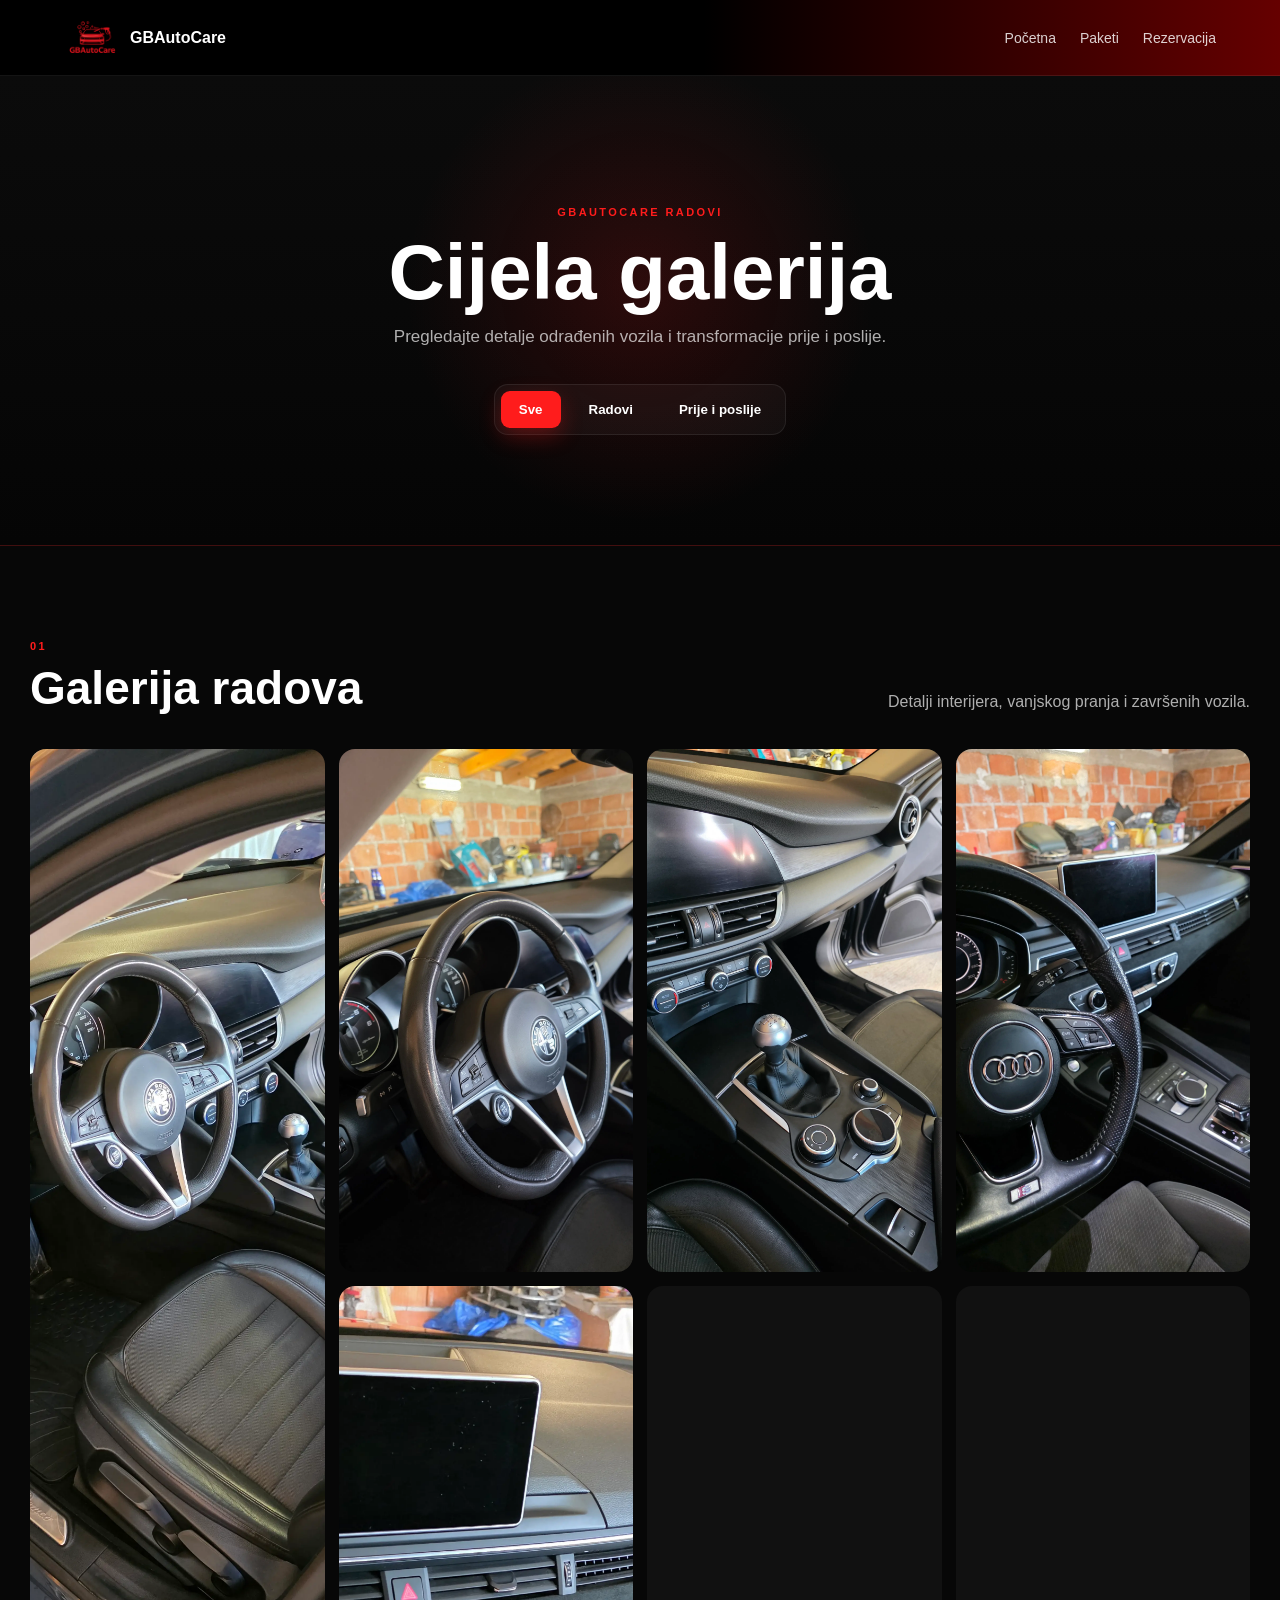
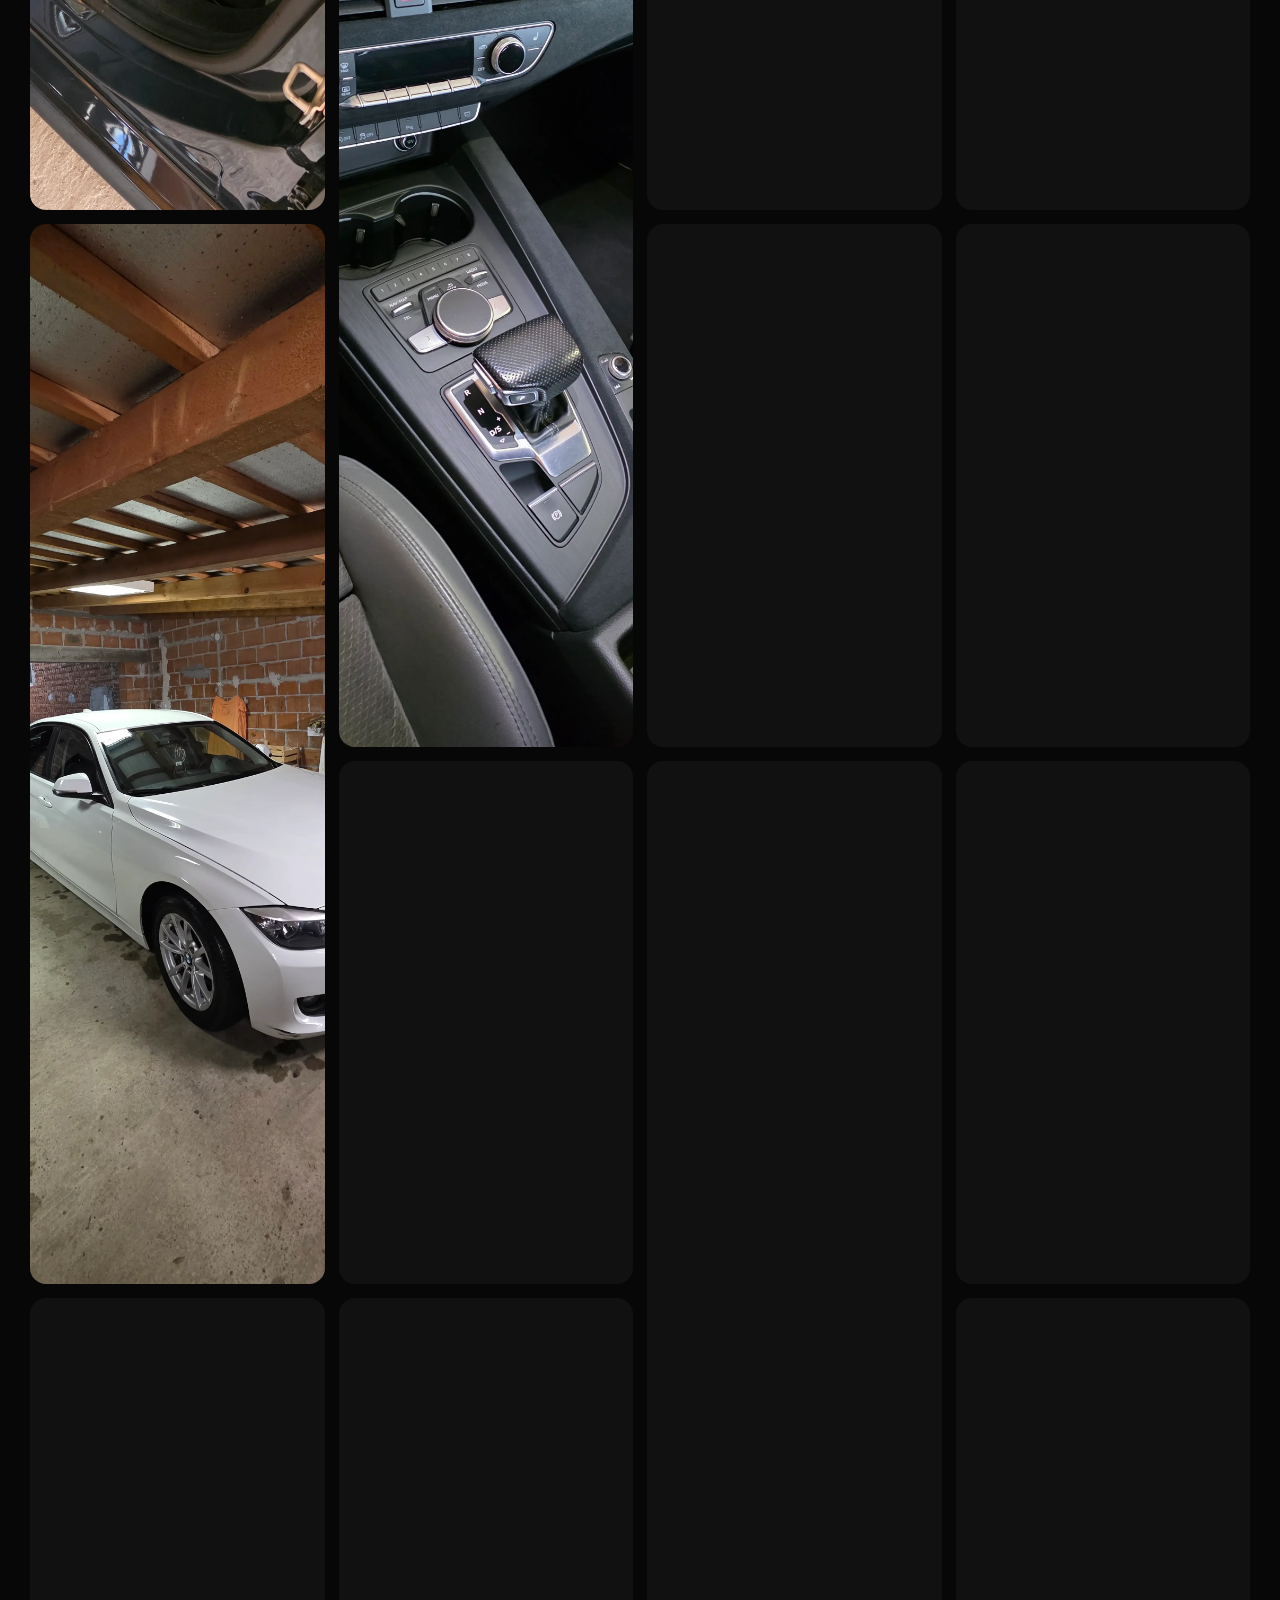
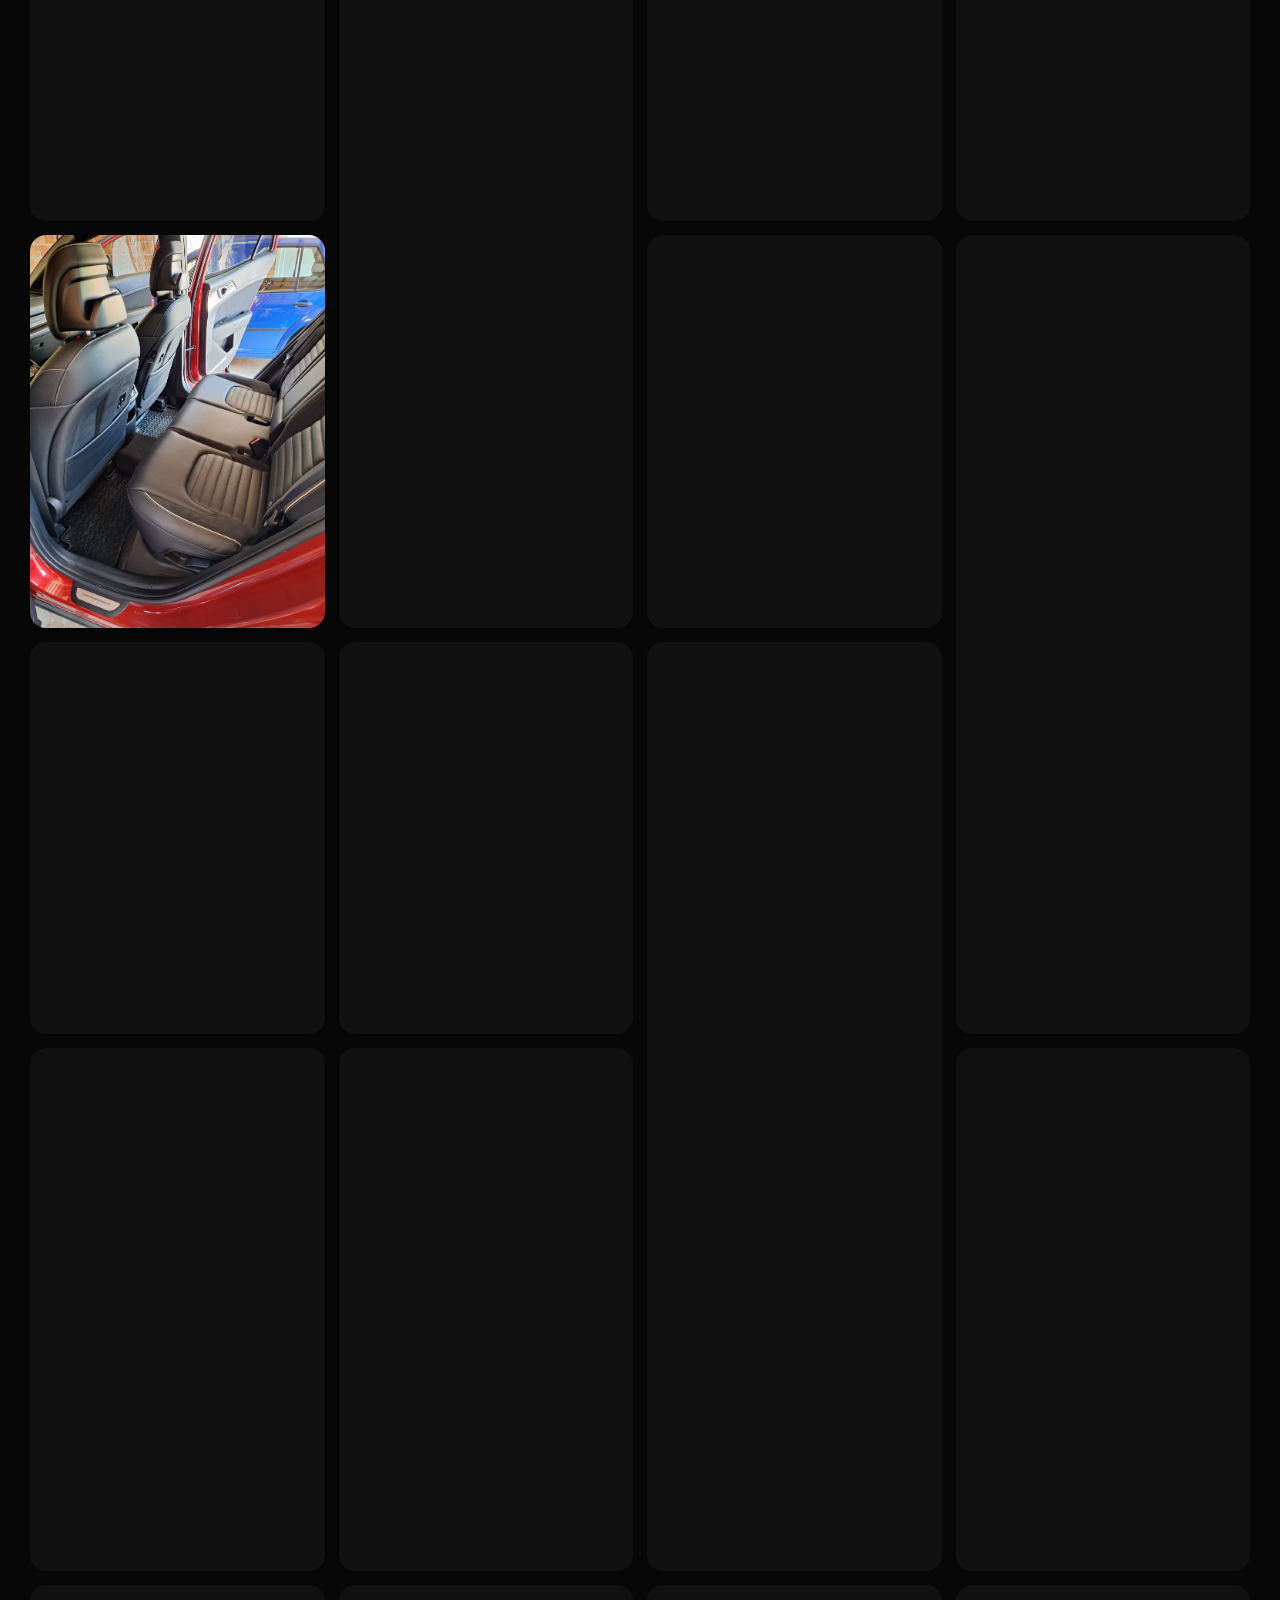
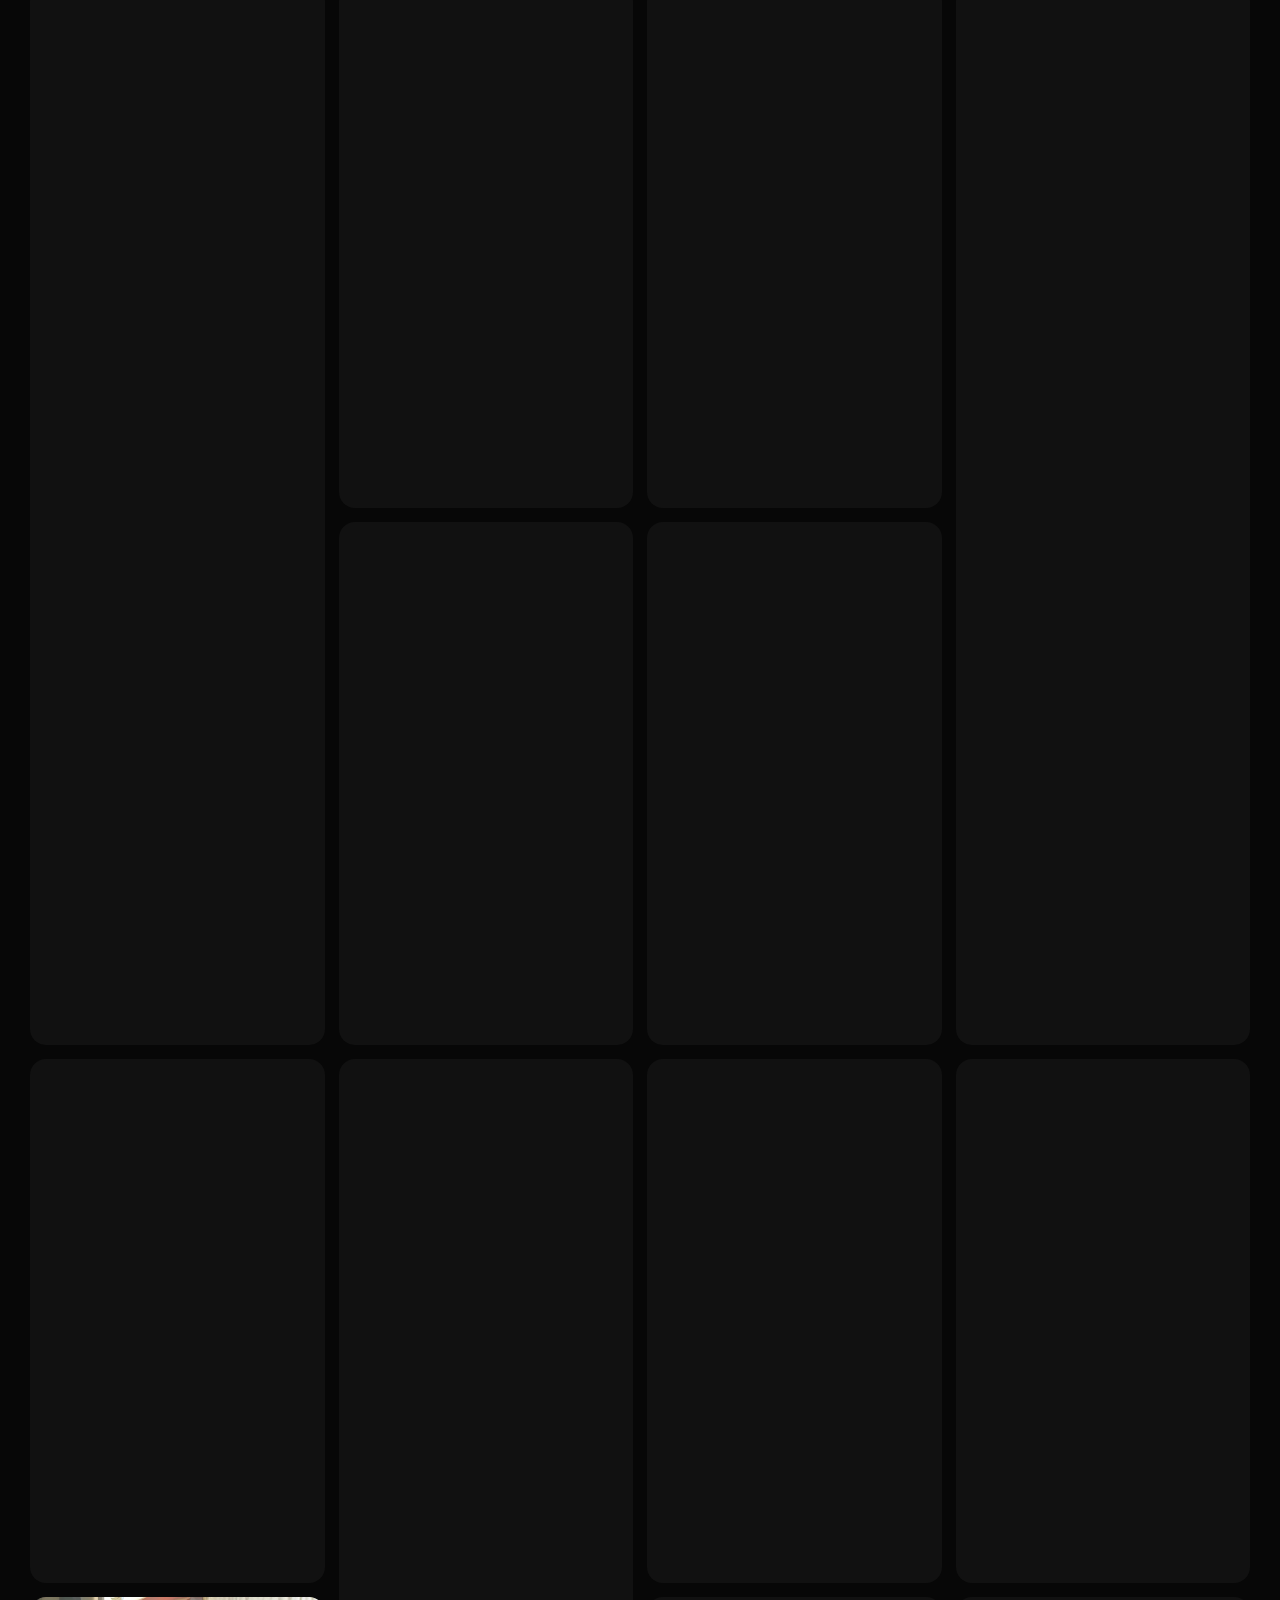
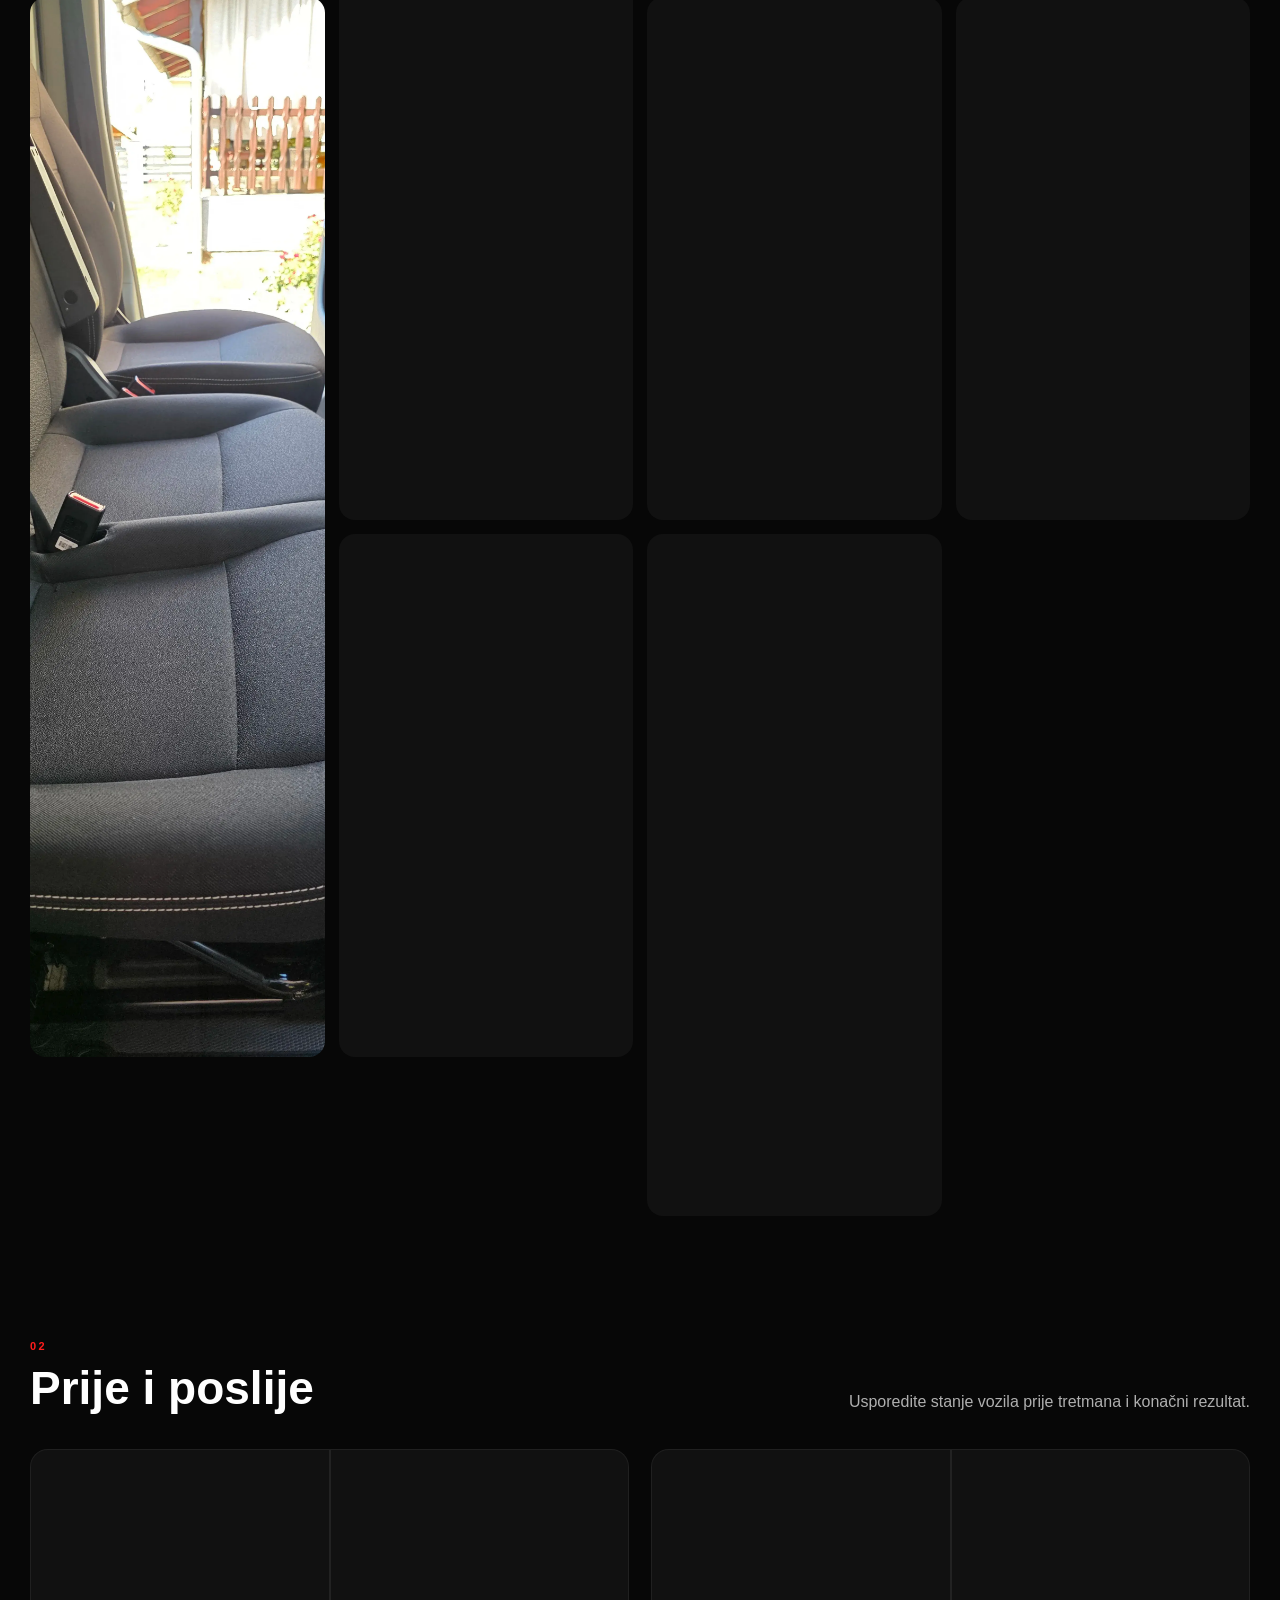
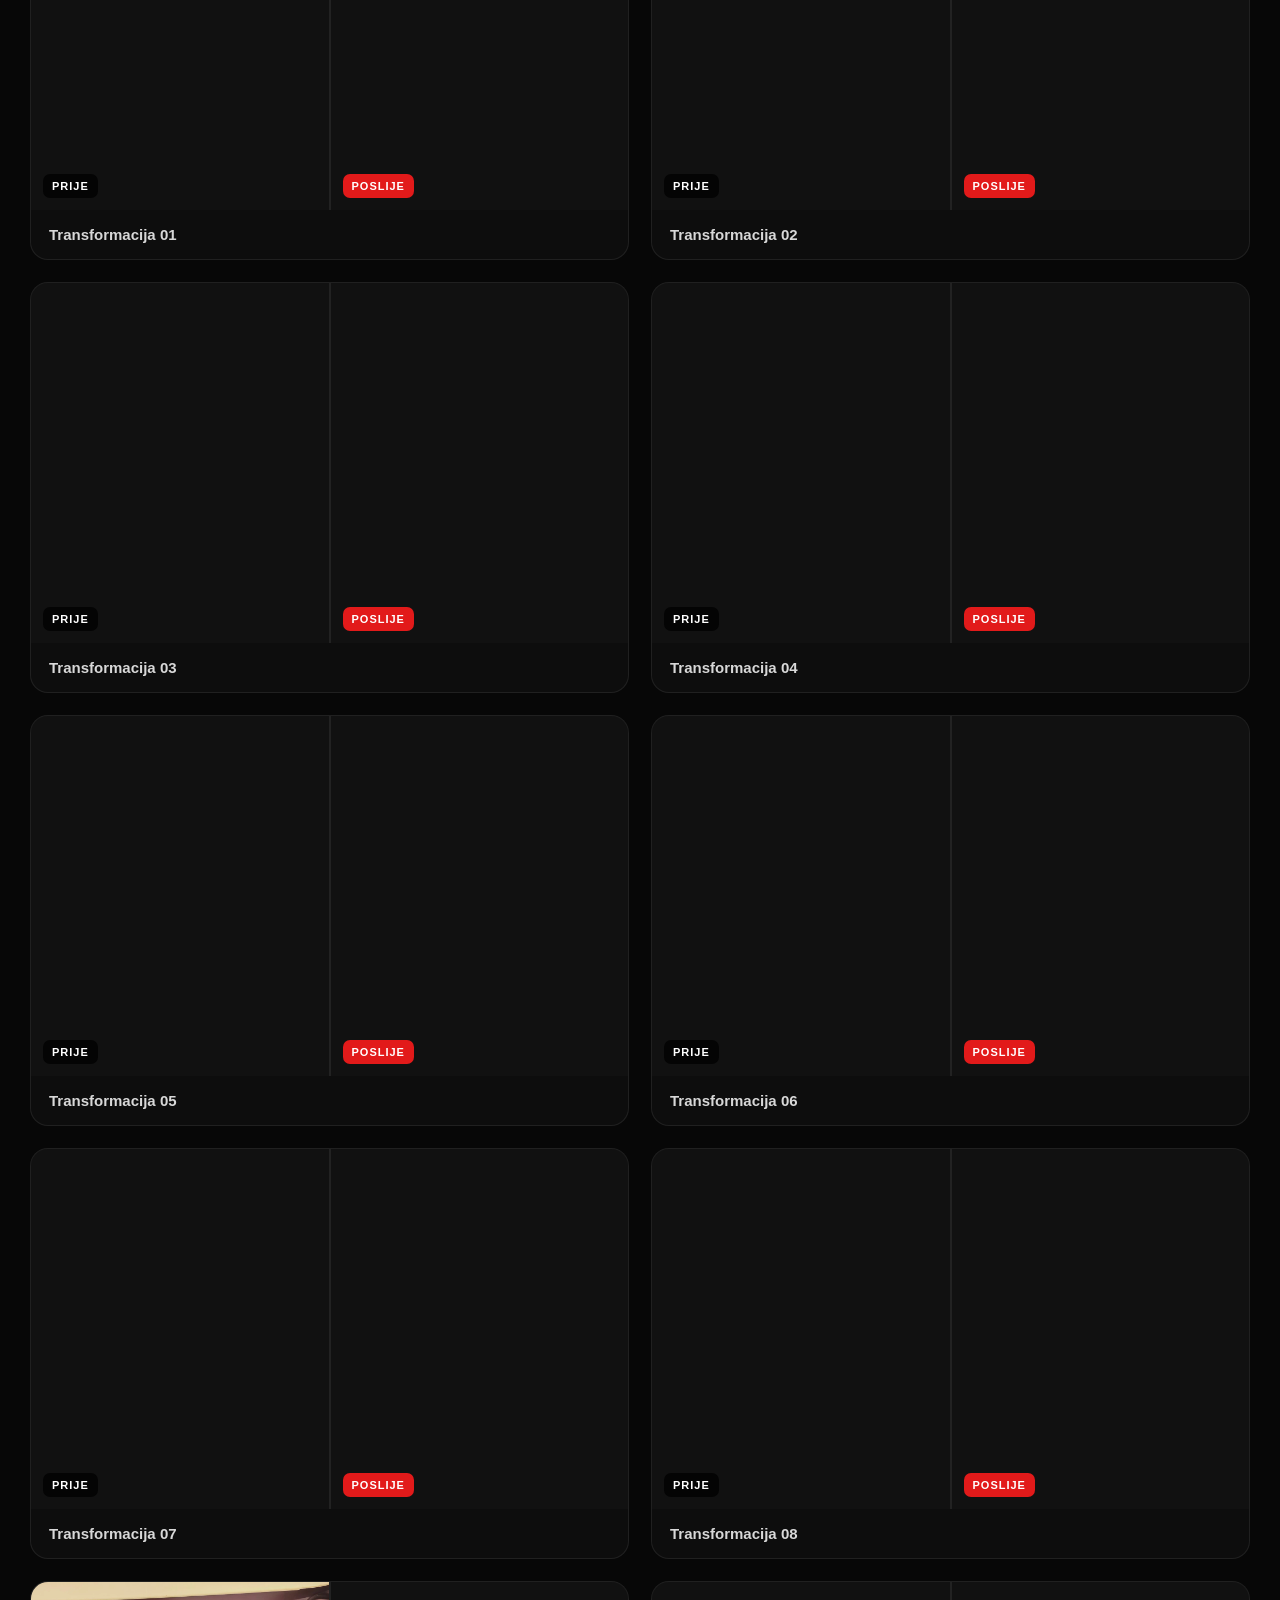
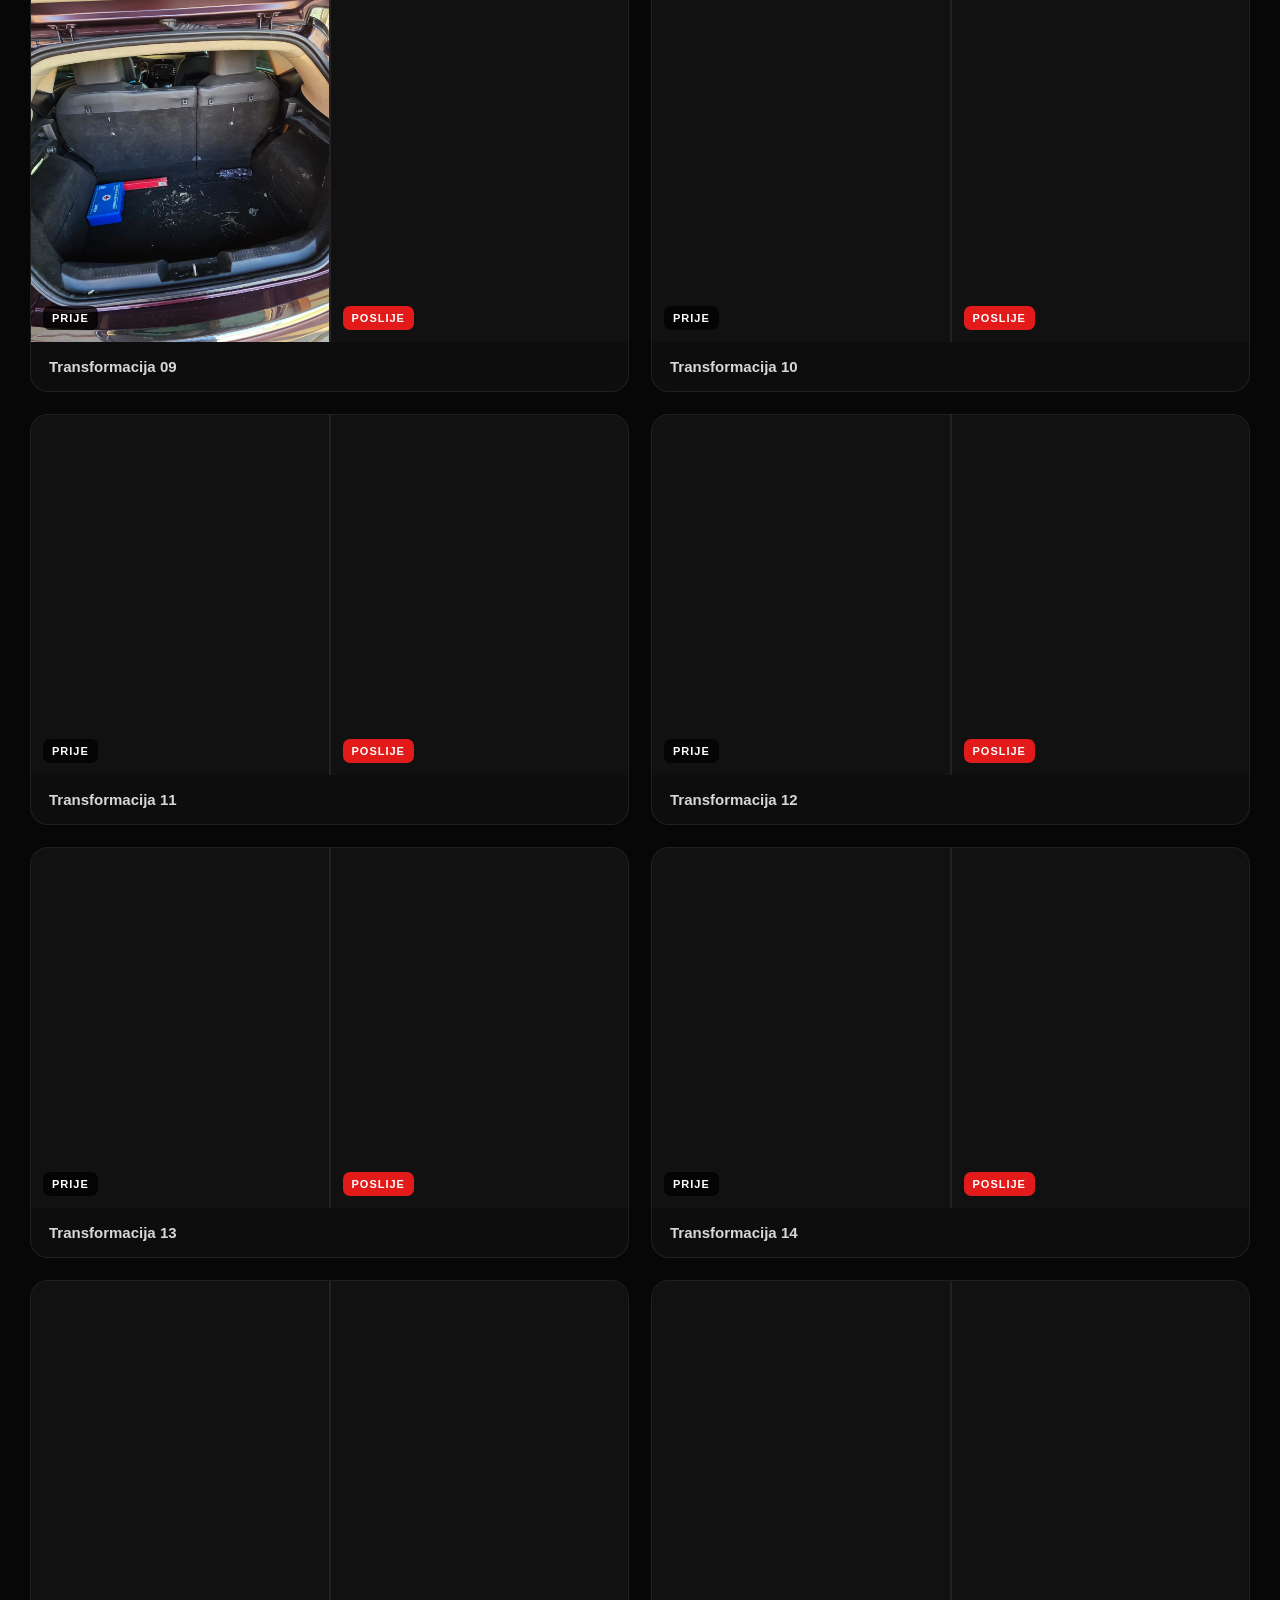
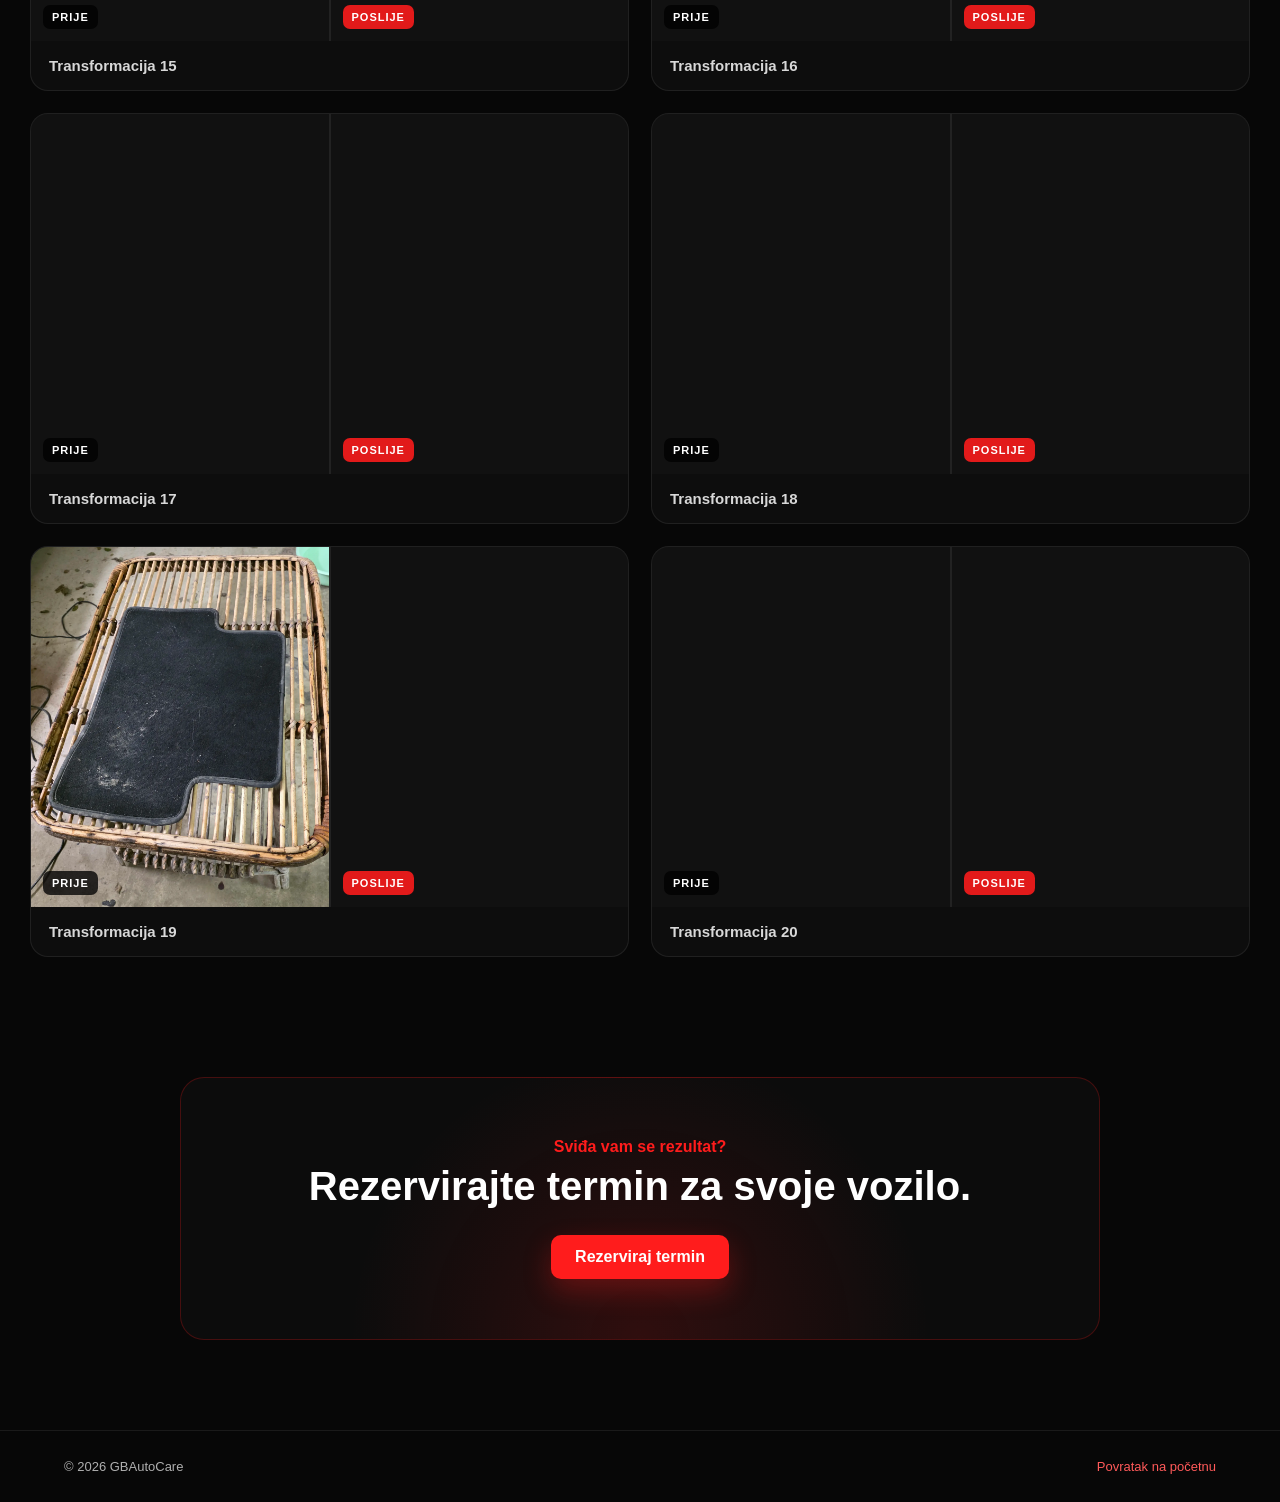
<file: galerija.html>
<!DOCTYPE html>
<html lang="hr">
<head>
  <meta charset="UTF-8">
  <meta name="viewport" content="width=device-width, initial-scale=1.0">
  <meta name="description" content="Galerija GBAutoCare detailing radova i rezultata prije i poslije.">
  <meta name="robots" content="index, follow, max-image-preview:large">
  <title>Galerija radova | GBAutoCare</title>
  <link rel="canonical" href="https://gbautocare.hr/galerija.html">
  <link rel="icon" href="favicon.ico">
  <link rel="preload" as="image" href="logo.png">
  <link rel="stylesheet" href="gallery-page.css?v=20260828-1">
</head>
<body>
  <header class="gallery-nav">
    <a class="gallery-brand" href="index.html#home" aria-label="GBAutoCare početna">
      <img src="logo.png" alt="GBAutoCare logo">
      <span>GBAutoCare</span>
    </a>
    <nav aria-label="Navigacija galerije">
      <a href="index.html">Početna</a>
      <a href="index.html#packages">Paketi</a>
      <a href="index.html#booking">Rezervacija</a>
    </nav>
  </header>

  <main>
    <section class="gallery-hero">
      <span class="eyebrow">GBAUTOCARE RADOVI</span>
      <h1>Cijela galerija</h1>
      <p>Pregledajte detalje odrađenih vozila i transformacije prije i poslije.</p>
      <div class="gallery-filters" role="group" aria-label="Filtriranje galerije">
        <button class="filter-button active" data-filter="all">Sve</button>
        <button class="filter-button" data-filter="works">Radovi</button>
        <button class="filter-button" data-filter="before-after">Prije i poslije</button>
      </div>
    </section>

    <section class="gallery-section" data-section="works">
      <div class="section-heading">
        <div>
          <span class="section-number">01</span>
          <h2>Galerija radova</h2>
        </div>
        <p>Detalji interijera, vanjskog pranja i završenih vozila.</p>
      </div>
      <div class="works-grid" id="works-grid"></div>
    </section>

    <section class="gallery-section before-after-section" data-section="before-after">
      <div class="section-heading">
        <div>
          <span class="section-number">02</span>
          <h2>Prije i poslije</h2>
        </div>
        <p>Usporedite stanje vozila prije tretmana i konačni rezultat.</p>
      </div>
      <div class="comparison-grid" id="comparison-grid"></div>
    </section>

    <section class="gallery-cta">
      <p>Sviđa vam se rezultat?</p>
      <h2>Rezervirajte termin za svoje vozilo.</h2>
      <a href="index.html#booking">Rezerviraj termin</a>
    </section>
  </main>

  <div class="gallery-lightbox" id="gallery-lightbox" aria-hidden="true">
    <button class="lightbox-close" aria-label="Zatvori">×</button>
    <button class="lightbox-arrow lightbox-prev" aria-label="Prethodna slika">‹</button>
    <figure>
      <img id="gallery-lightbox-image" alt="GBAutoCare rad">
      <figcaption id="gallery-lightbox-caption"></figcaption>
    </figure>
    <button class="lightbox-arrow lightbox-next" aria-label="Sljedeća slika">›</button>
  </div>

  <footer>
    <span>© 2026 GBAutoCare</span>
    <a href="index.html">Povratak na početnu</a>
  </footer>

  <script src="js/gallery-page.js?v=20260828-1"></script>
</body>
</html>
</file>
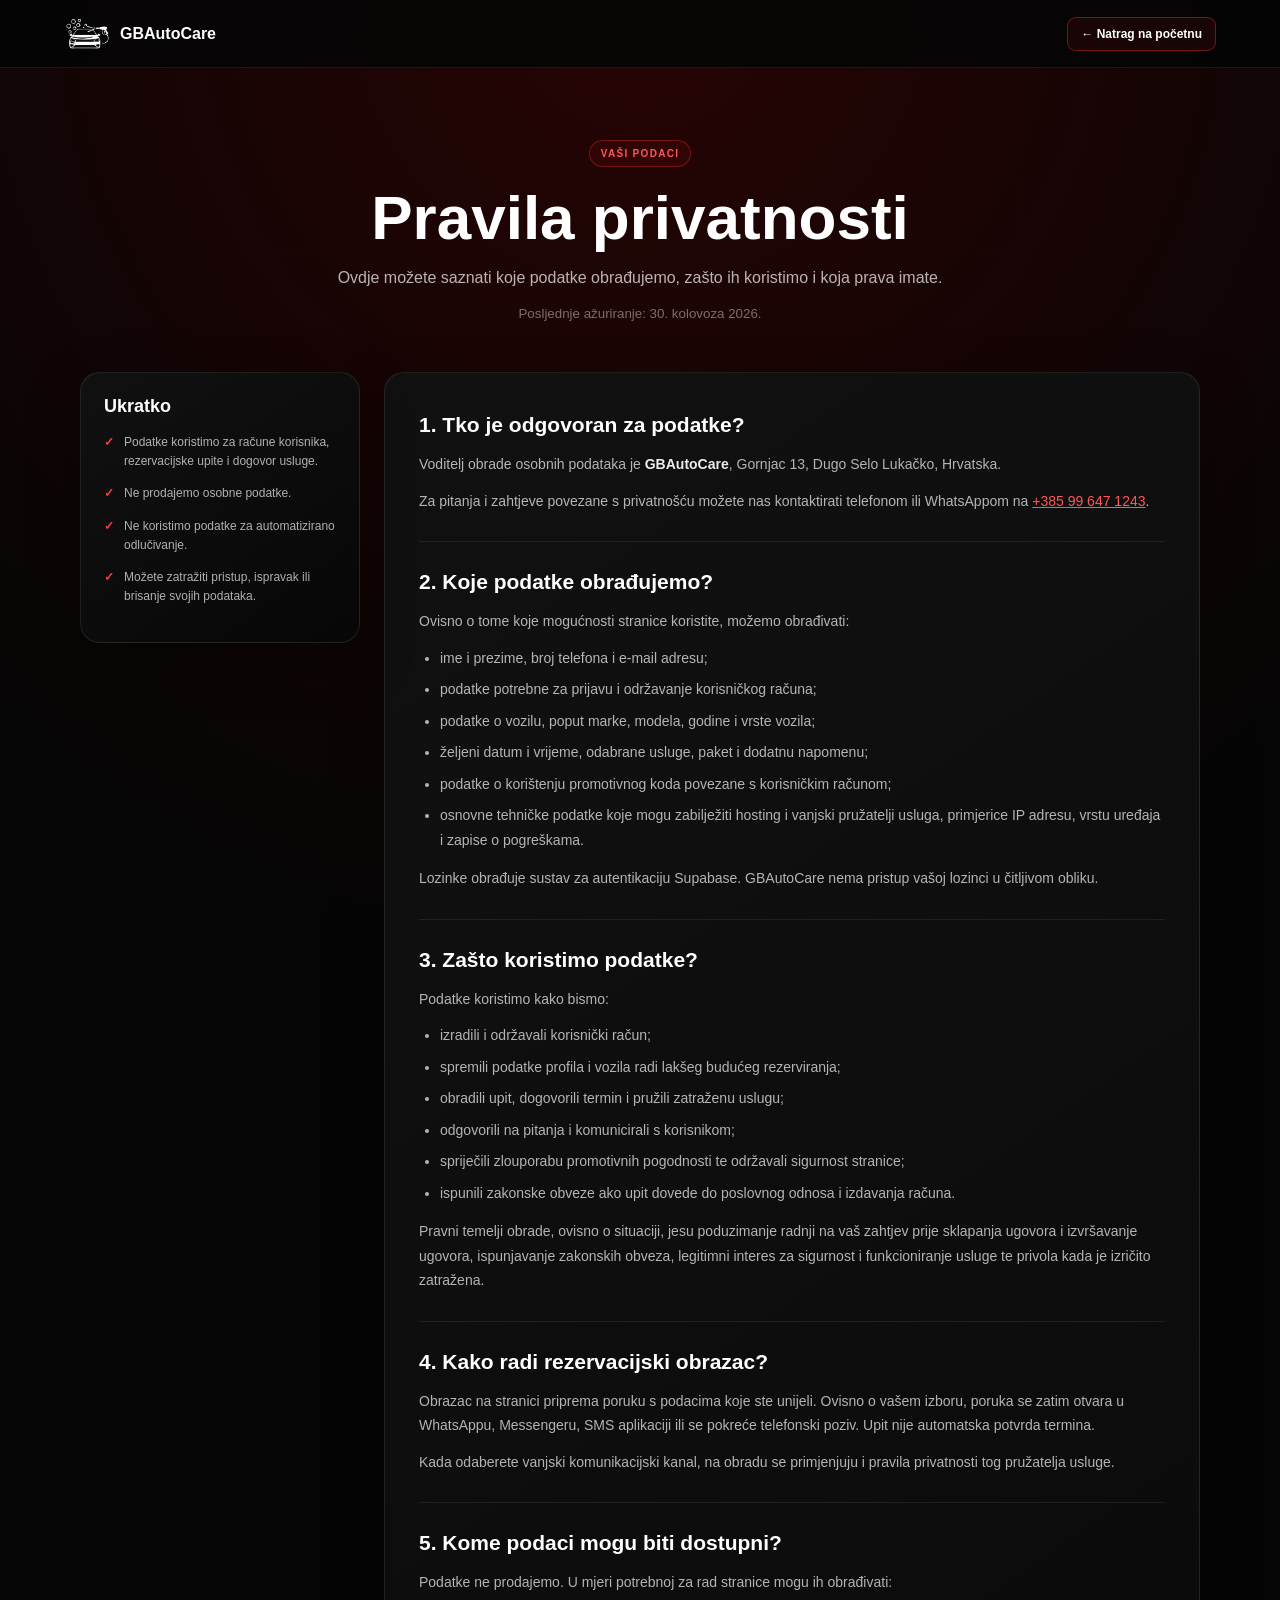
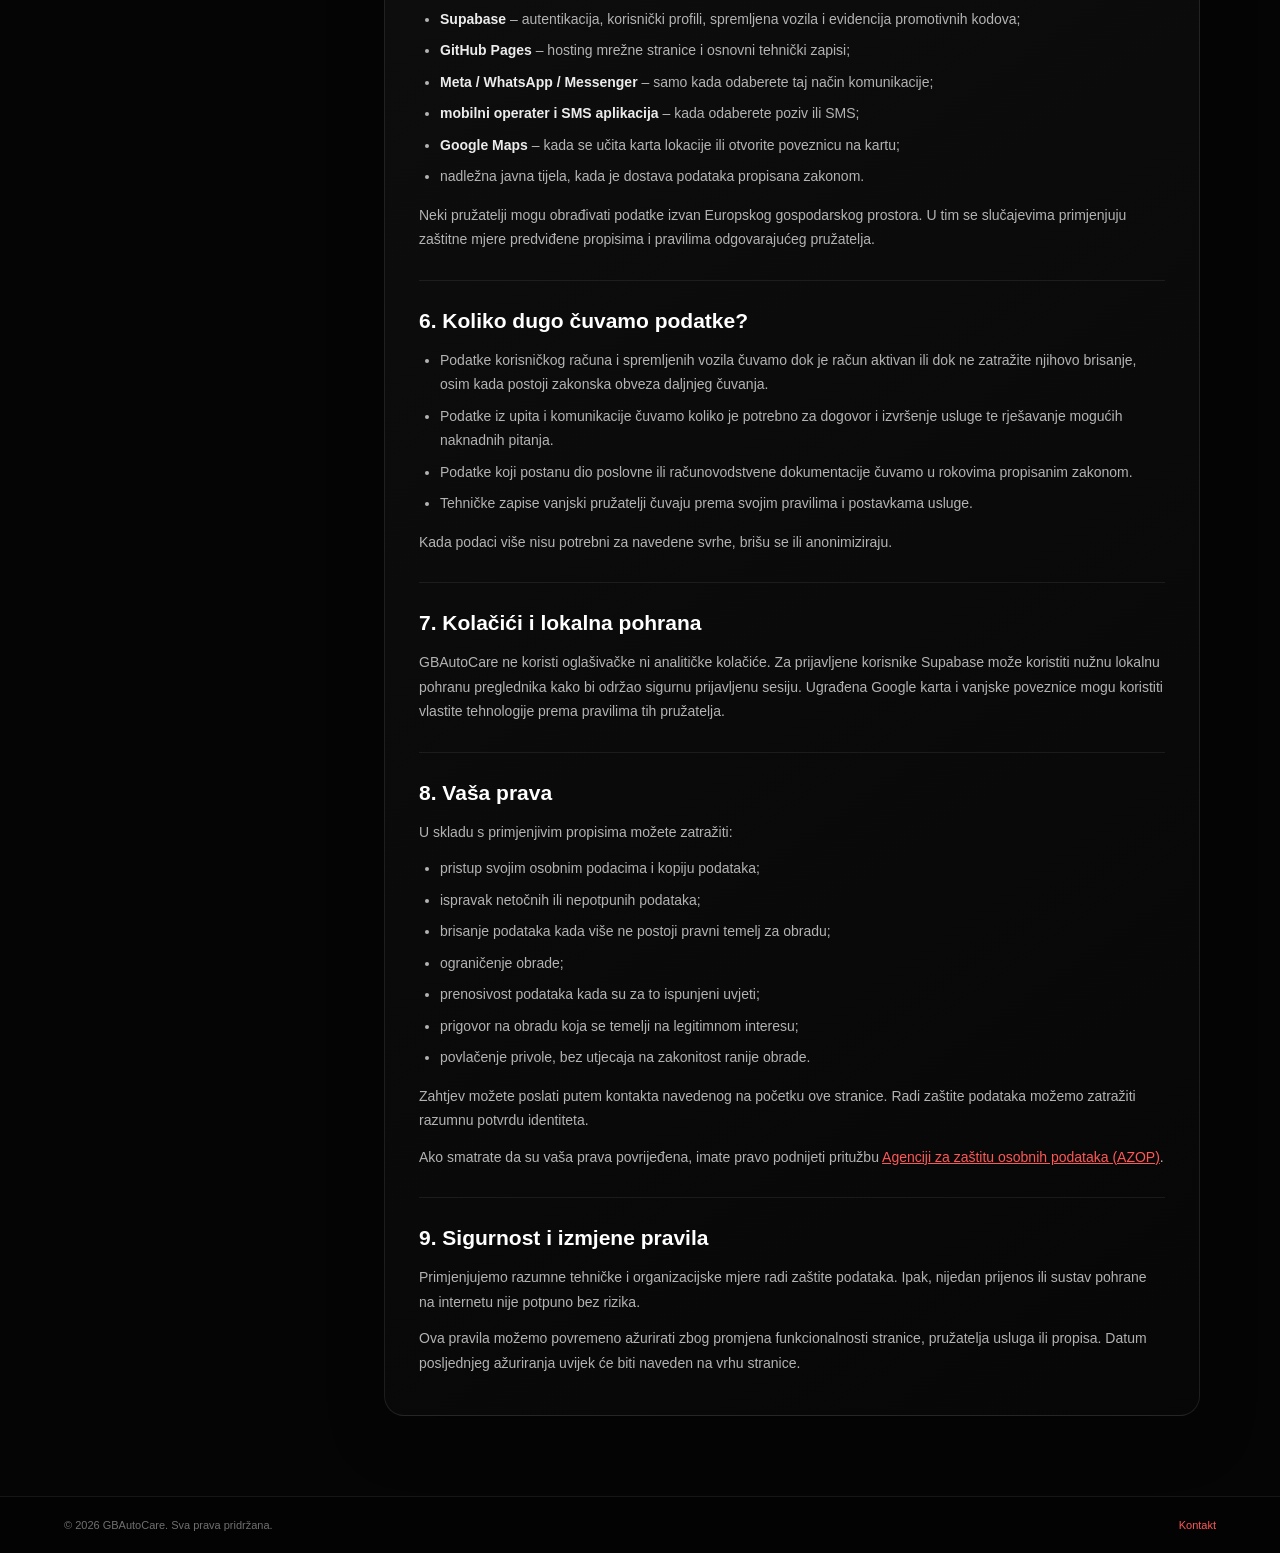
<file: privatnost.html>
<!DOCTYPE html>
<html lang="hr">
<head>
  <meta charset="UTF-8">
  <meta name="viewport" content="width=device-width, initial-scale=1.0">
  <meta name="description" content="Pravila privatnosti GBAutoCarea i informacije o obradi osobnih podataka korisnika.">
  <meta name="robots" content="index, follow">
  <title>Pravila privatnosti | GBAutoCare</title>
  <link rel="canonical" href="https://gbautocare.hr/privatnost.html">
  <link rel="stylesheet" href="privacy.css?v=20260830-1">
  <link rel="icon" type="image/x-icon" href="favicon.ico">
</head>
<body>
  <header class="privacy-nav">
    <a href="index.html" class="privacy-brand">
      <img src="logo-white.png" alt="GBAutoCare">
      <span>GBAutoCare</span>
    </a>
    <a href="index.html" class="privacy-back">← Natrag na početnu</a>
  </header>

  <main class="privacy-main">
    <div class="privacy-hero">
      <span class="privacy-badge">Vaši podaci</span>
      <h1>Pravila privatnosti</h1>
      <p>Ovdje možete saznati koje podatke obrađujemo, zašto ih koristimo i koja prava imate.</p>
      <small>Posljednje ažuriranje: 30. kolovoza 2026.</small>
    </div>

    <div class="privacy-layout">
      <aside class="privacy-summary">
        <h2>Ukratko</h2>
        <ul>
          <li>Podatke koristimo za račune korisnika, rezervacijske upite i dogovor usluge.</li>
          <li>Ne prodajemo osobne podatke.</li>
          <li>Ne koristimo podatke za automatizirano odlučivanje.</li>
          <li>Možete zatražiti pristup, ispravak ili brisanje svojih podataka.</li>
        </ul>
      </aside>

      <article class="privacy-content">
        <section>
          <h2>1. Tko je odgovoran za podatke?</h2>
          <p>Voditelj obrade osobnih podataka je <strong>GBAutoCare</strong>, Gornjac 13, Dugo Selo Lukačko, Hrvatska.</p>
          <p>Za pitanja i zahtjeve povezane s privatnošću možete nas kontaktirati telefonom ili WhatsAppom na <a href="tel:+385996471243">+385 99 647 1243</a>.</p>
        </section>

        <section>
          <h2>2. Koje podatke obrađujemo?</h2>
          <p>Ovisno o tome koje mogućnosti stranice koristite, možemo obrađivati:</p>
          <ul>
            <li>ime i prezime, broj telefona i e-mail adresu;</li>
            <li>podatke potrebne za prijavu i održavanje korisničkog računa;</li>
            <li>podatke o vozilu, poput marke, modela, godine i vrste vozila;</li>
            <li>željeni datum i vrijeme, odabrane usluge, paket i dodatnu napomenu;</li>
            <li>podatke o korištenju promotivnog koda povezane s korisničkim računom;</li>
            <li>osnovne tehničke podatke koje mogu zabilježiti hosting i vanjski pružatelji usluga, primjerice IP adresu, vrstu uređaja i zapise o pogreškama.</li>
          </ul>
          <p>Lozinke obrađuje sustav za autentikaciju Supabase. GBAutoCare nema pristup vašoj lozinci u čitljivom obliku.</p>
        </section>

        <section>
          <h2>3. Zašto koristimo podatke?</h2>
          <p>Podatke koristimo kako bismo:</p>
          <ul>
            <li>izradili i održavali korisnički račun;</li>
            <li>spremili podatke profila i vozila radi lakšeg budućeg rezerviranja;</li>
            <li>obradili upit, dogovorili termin i pružili zatraženu uslugu;</li>
            <li>odgovorili na pitanja i komunicirali s korisnikom;</li>
            <li>spriječili zlouporabu promotivnih pogodnosti te održavali sigurnost stranice;</li>
            <li>ispunili zakonske obveze ako upit dovede do poslovnog odnosa i izdavanja računa.</li>
          </ul>
          <p>Pravni temelji obrade, ovisno o situaciji, jesu poduzimanje radnji na vaš zahtjev prije sklapanja ugovora i izvršavanje ugovora, ispunjavanje zakonskih obveza, legitimni interes za sigurnost i funkcioniranje usluge te privola kada je izričito zatražena.</p>
        </section>

        <section>
          <h2>4. Kako radi rezervacijski obrazac?</h2>
          <p>Obrazac na stranici priprema poruku s podacima koje ste unijeli. Ovisno o vašem izboru, poruka se zatim otvara u WhatsAppu, Messengeru, SMS aplikaciji ili se pokreće telefonski poziv. Upit nije automatska potvrda termina.</p>
          <p>Kada odaberete vanjski komunikacijski kanal, na obradu se primjenjuju i pravila privatnosti tog pružatelja usluge.</p>
        </section>

        <section>
          <h2>5. Kome podaci mogu biti dostupni?</h2>
          <p>Podatke ne prodajemo. U mjeri potrebnoj za rad stranice mogu ih obrađivati:</p>
          <ul>
            <li><strong>Supabase</strong> – autentikacija, korisnički profili, spremljena vozila i evidencija promotivnih kodova;</li>
            <li><strong>GitHub Pages</strong> – hosting mrežne stranice i osnovni tehnički zapisi;</li>
            <li><strong>Meta / WhatsApp / Messenger</strong> – samo kada odaberete taj način komunikacije;</li>
            <li><strong>mobilni operater i SMS aplikacija</strong> – kada odaberete poziv ili SMS;</li>
            <li><strong>Google Maps</strong> – kada se učita karta lokacije ili otvorite poveznicu na kartu;</li>
            <li>nadležna javna tijela, kada je dostava podataka propisana zakonom.</li>
          </ul>
          <p>Neki pružatelji mogu obrađivati podatke izvan Europskog gospodarskog prostora. U tim se slučajevima primjenjuju zaštitne mjere predviđene propisima i pravilima odgovarajućeg pružatelja.</p>
        </section>

        <section>
          <h2>6. Koliko dugo čuvamo podatke?</h2>
          <ul>
            <li>Podatke korisničkog računa i spremljenih vozila čuvamo dok je račun aktivan ili dok ne zatražite njihovo brisanje, osim kada postoji zakonska obveza daljnjeg čuvanja.</li>
            <li>Podatke iz upita i komunikacije čuvamo koliko je potrebno za dogovor i izvršenje usluge te rješavanje mogućih naknadnih pitanja.</li>
            <li>Podatke koji postanu dio poslovne ili računovodstvene dokumentacije čuvamo u rokovima propisanim zakonom.</li>
            <li>Tehničke zapise vanjski pružatelji čuvaju prema svojim pravilima i postavkama usluge.</li>
          </ul>
          <p>Kada podaci više nisu potrebni za navedene svrhe, brišu se ili anonimiziraju.</p>
        </section>

        <section>
          <h2>7. Kolačići i lokalna pohrana</h2>
          <p>GBAutoCare ne koristi oglašivačke ni analitičke kolačiće. Za prijavljene korisnike Supabase može koristiti nužnu lokalnu pohranu preglednika kako bi održao sigurnu prijavljenu sesiju. Ugrađena Google karta i vanjske poveznice mogu koristiti vlastite tehnologije prema pravilima tih pružatelja.</p>
        </section>

        <section>
          <h2>8. Vaša prava</h2>
          <p>U skladu s primjenjivim propisima možete zatražiti:</p>
          <ul>
            <li>pristup svojim osobnim podacima i kopiju podataka;</li>
            <li>ispravak netočnih ili nepotpunih podataka;</li>
            <li>brisanje podataka kada više ne postoji pravni temelj za obradu;</li>
            <li>ograničenje obrade;</li>
            <li>prenosivost podataka kada su za to ispunjeni uvjeti;</li>
            <li>prigovor na obradu koja se temelji na legitimnom interesu;</li>
            <li>povlačenje privole, bez utjecaja na zakonitost ranije obrade.</li>
          </ul>
          <p>Zahtjev možete poslati putem kontakta navedenog na početku ove stranice. Radi zaštite podataka možemo zatražiti razumnu potvrdu identiteta.</p>
          <p>Ako smatrate da su vaša prava povrijeđena, imate pravo podnijeti pritužbu <a href="https://azop.hr/" target="_blank" rel="noopener">Agenciji za zaštitu osobnih podataka (AZOP)</a>.</p>
        </section>

        <section>
          <h2>9. Sigurnost i izmjene pravila</h2>
          <p>Primjenjujemo razumne tehničke i organizacijske mjere radi zaštite podataka. Ipak, nijedan prijenos ili sustav pohrane na internetu nije potpuno bez rizika.</p>
          <p>Ova pravila možemo povremeno ažurirati zbog promjena funkcionalnosti stranice, pružatelja usluga ili propisa. Datum posljednjeg ažuriranja uvijek će biti naveden na vrhu stranice.</p>
        </section>
      </article>
    </div>
  </main>

  <footer class="privacy-footer">
    <p>© 2026 GBAutoCare. Sva prava pridržana.</p>
    <a href="index.html#contact">Kontakt</a>
  </footer>
</body>
</html>
</file>
<file: gallery-page.css>
:root{
  color-scheme:dark;
  --red:#ff1c1c;
  --surface:#111;
  --muted:rgba(255,255,255,.68);
}

*{box-sizing:border-box}
html{scroll-behavior:smooth}
body{margin:0;font-family:Arial,sans-serif;background:#070707;color:#fff}
body.lightbox-open{overflow:hidden}

.gallery-nav{
  position:sticky;top:0;z-index:50;display:flex;align-items:center;justify-content:space-between;
  min-height:76px;padding:8px clamp(18px,5vw,72px);border-bottom:1px solid rgba(255,255,255,.08);
  background:linear-gradient(90deg,rgba(0,0,0,.96) 55%,rgba(110,0,0,.92));backdrop-filter:blur(14px)
}
.gallery-brand{display:flex;align-items:center;gap:10px;color:#fff;text-decoration:none;font-weight:700}
.gallery-brand img{width:56px;height:56px;object-fit:contain}
.gallery-nav nav{display:flex;gap:24px}
.gallery-nav nav a{color:rgba(255,255,255,.82);text-decoration:none;font-size:14px;transition:.2s}
.gallery-nav nav a:hover{color:var(--red)}

.gallery-hero{
  min-height:470px;display:flex;flex-direction:column;align-items:center;justify-content:center;text-align:center;
  padding:90px 20px 70px;border-bottom:1px solid rgba(255,28,28,.22);
  background:radial-gradient(circle at 50% 45%,rgba(255,28,28,.15),transparent 34%),linear-gradient(#0b0b0b,#050505)
}
.eyebrow,.section-number{color:var(--red);font-size:11px;font-weight:700;letter-spacing:2.4px}
.gallery-hero h1{margin:15px 0 12px;font-size:clamp(42px,7vw,78px);line-height:1}
.gallery-hero p{max-width:650px;margin:0;color:var(--muted);font-size:17px;line-height:1.6}
.gallery-filters{display:flex;gap:10px;margin-top:34px;padding:6px;border:1px solid rgba(255,255,255,.08);border-radius:14px;background:rgba(255,255,255,.035)}
.filter-button{border:0;border-radius:9px;padding:11px 18px;background:transparent;color:#fff;cursor:pointer;font-weight:700}
.filter-button.active{background:var(--red);box-shadow:0 8px 22px rgba(255,28,28,.3)}

.gallery-section{max-width:1320px;margin:0 auto;padding:90px 30px}
.before-after-section{padding-top:30px}
.gallery-section.hidden{display:none}
.section-heading{display:flex;align-items:end;justify-content:space-between;gap:30px;margin-bottom:34px}
.section-heading h2{margin:7px 0 0;font-size:clamp(30px,4vw,46px)}
.section-heading p{max-width:430px;margin:0;color:var(--muted);line-height:1.55;text-align:right}

.works-grid{display:grid;grid-template-columns:repeat(4,minmax(0,1fr));gap:14px}
.gallery-tile{position:relative;min-height:290px;padding:0;border:0;border-radius:16px;overflow:hidden;background:var(--surface);cursor:zoom-in}
.gallery-tile:nth-child(7n+1),.gallery-tile:nth-child(7n+5){grid-row:span 2;min-height:594px}
.gallery-tile img{width:100%;height:100%;object-fit:cover;display:block;transition:transform .45s ease,filter .45s ease}
.gallery-tile::after{content:"Pogledaj";position:absolute;inset:auto 12px 12px auto;padding:7px 10px;border-radius:8px;background:rgba(0,0,0,.72);color:#fff;font-size:11px;opacity:0;transition:.25s}
.gallery-tile:hover img{transform:scale(1.045);filter:brightness(.78)}
.gallery-tile:hover::after{opacity:1}

.comparison-grid{display:grid;grid-template-columns:repeat(2,minmax(0,1fr));gap:22px}
.comparison-card{overflow:hidden;border:1px solid rgba(255,255,255,.08);border-radius:18px;background:#0d0d0d}
.comparison-images{display:grid;grid-template-columns:1fr 1fr;gap:2px;background:#222}
.comparison-image{position:relative;height:360px;padding:0;border:0;background:#111;cursor:zoom-in;overflow:hidden}
.comparison-image img{width:100%;height:100%;object-fit:cover;display:block;transition:.35s}
.comparison-image:hover img{transform:scale(1.035)}
.comparison-image span{position:absolute;left:12px;bottom:12px;padding:6px 9px;border-radius:7px;background:rgba(0,0,0,.78);font-size:11px;font-weight:700;text-transform:uppercase;letter-spacing:1px}
.comparison-image.after span{background:rgba(255,28,28,.88)}
.comparison-card h3{margin:0;padding:16px 18px;font-size:15px;color:rgba(255,255,255,.84)}

.gallery-cta{margin:30px auto 90px;max-width:920px;padding:60px 30px;border:1px solid rgba(255,28,28,.24);border-radius:24px;text-align:center;background:radial-gradient(circle at 50% 100%,rgba(255,28,28,.15),transparent 55%),#0c0c0c}
.gallery-cta p{margin:0 0 8px;color:var(--red);font-weight:700}
.gallery-cta h2{margin:0 0 26px;font-size:clamp(26px,4vw,40px)}
.gallery-cta a{display:inline-block;padding:13px 24px;border-radius:10px;background:var(--red);color:#fff;text-decoration:none;font-weight:700;box-shadow:0 12px 28px rgba(255,28,28,.28)}

.gallery-lightbox{position:fixed;inset:0;z-index:100;display:none;align-items:center;justify-content:center;padding:30px;background:rgba(0,0,0,.94)}
.gallery-lightbox.active{display:flex}
.gallery-lightbox figure{margin:0;max-width:min(1100px,86vw);text-align:center}
.gallery-lightbox img{max-width:100%;max-height:82vh;border-radius:12px;box-shadow:0 25px 80px rgba(0,0,0,.7)}
.gallery-lightbox figcaption{margin-top:10px;color:var(--muted);font-size:13px}
.lightbox-close,.lightbox-arrow{position:absolute;border:0;background:rgba(255,255,255,.08);color:#fff;cursor:pointer}
.lightbox-close{top:20px;right:24px;width:44px;height:44px;border-radius:50%;font-size:30px}
.lightbox-arrow{top:50%;transform:translateY(-50%);width:48px;height:64px;border-radius:12px;font-size:42px}
.lightbox-prev{left:22px}.lightbox-next{right:22px}

footer{display:flex;justify-content:space-between;gap:20px;padding:28px clamp(20px,5vw,72px);border-top:1px solid rgba(255,255,255,.08);color:var(--muted);font-size:13px}
footer a{color:#ff5a5a;text-decoration:none}

@media(max-width:950px){
  .works-grid{grid-template-columns:repeat(3,minmax(0,1fr))}
  .comparison-grid{grid-template-columns:1fr}
}
@media(max-width:650px){
  .gallery-nav{min-height:64px;padding:6px 14px}.gallery-brand img{width:48px;height:48px}.gallery-brand span{display:none}
  .gallery-nav nav{gap:12px}.gallery-nav nav a{font-size:12px}.gallery-nav nav a:nth-child(2){display:none}
  .gallery-hero{min-height:390px;padding:70px 16px 55px}.gallery-hero p{font-size:14px}
  .gallery-filters{width:100%;max-width:410px;overflow-x:auto}.filter-button{flex:1;white-space:nowrap;padding:10px 12px;font-size:12px}
  .gallery-section{padding:65px 12px}.before-after-section{padding-top:10px}
  .section-heading{display:block;margin-bottom:24px}.section-heading p{margin-top:10px;text-align:left;font-size:13px}
  .works-grid{grid-template-columns:repeat(2,minmax(0,1fr));gap:8px}.gallery-tile{min-height:220px;border-radius:11px}.gallery-tile:nth-child(7n+1),.gallery-tile:nth-child(7n+5){min-height:448px}
  .comparison-grid{gap:14px}.comparison-image{height:250px}.comparison-card h3{font-size:13px}
  .gallery-cta{margin:20px 12px 65px;padding:45px 18px}
  .gallery-lightbox{padding:16px}.gallery-lightbox figure{max-width:94vw}.lightbox-arrow{top:auto;bottom:20px;width:46px;height:46px}.lightbox-prev{left:calc(50% - 58px)}.lightbox-next{right:calc(50% - 58px)}
  footer{display:block;text-align:center}footer a{display:block;margin-top:10px}
}
</file>
<file: privacy.css>
*{
  box-sizing:border-box;
}

html{
  scroll-behavior:smooth;
}

body{
  margin:0;
  background:
    radial-gradient(circle at 50% 0,rgba(150,0,0,.24),transparent 31%),
    #050505;
  color:#fff;
  font-family:Arial,sans-serif;
}

.privacy-nav{
  position:sticky;
  top:0;
  z-index:10;
  display:flex;
  align-items:center;
  justify-content:space-between;
  gap:20px;
  min-height:68px;
  padding:8px clamp(18px,5vw,70px);
  border-bottom:1px solid rgba(255,255,255,.08);
  background:rgba(5,5,5,.9);
  backdrop-filter:blur(14px);
}

.privacy-brand{
  display:flex;
  align-items:center;
  gap:10px;
  color:#fff;
  font-weight:800;
  text-decoration:none;
}

.privacy-brand img{
  width:46px;
  height:42px;
  object-fit:contain;
}

.privacy-back{
  padding:9px 13px;
  border:1px solid rgba(255,45,45,.4);
  border-radius:9px;
  color:#fff;
  background:rgba(255,35,35,.08);
  font-size:12px;
  font-weight:700;
  text-decoration:none;
}

.privacy-main{
  width:min(1120px,calc(100% - 32px));
  margin:0 auto;
  padding:72px 0 80px;
}

.privacy-hero{
  max-width:790px;
  margin:0 auto 50px;
  text-align:center;
}

.privacy-badge{
  display:inline-block;
  padding:7px 11px;
  border:1px solid rgba(255,45,45,.35);
  border-radius:999px;
  color:#ff5757;
  background:rgba(255,35,35,.07);
  font-size:10px;
  font-weight:800;
  letter-spacing:1.3px;
  text-transform:uppercase;
}

.privacy-hero h1{
  margin:18px 0 14px;
  font-size:clamp(38px,6vw,62px);
  line-height:1.05;
}

.privacy-hero p{
  margin:0 auto 13px;
  color:rgba(255,255,255,.7);
  font-size:16px;
  line-height:1.7;
}

.privacy-hero small{
  color:rgba(255,255,255,.42);
}

.privacy-layout{
  display:grid;
  grid-template-columns:280px minmax(0,1fr);
  gap:24px;
  align-items:start;
}

.privacy-summary,
.privacy-content{
  border:1px solid rgba(255,255,255,.09);
  border-radius:20px;
  background:linear-gradient(145deg,rgba(18,18,18,.94),rgba(7,7,7,.96));
  box-shadow:0 20px 55px rgba(0,0,0,.28);
}

.privacy-summary{
  position:sticky;
  top:92px;
  padding:23px;
}

.privacy-summary h2{
  margin:0 0 16px;
  font-size:18px;
}

.privacy-summary ul{
  margin:0;
  padding:0;
  list-style:none;
}

.privacy-summary li{
  position:relative;
  margin:0 0 14px;
  padding-left:20px;
  color:rgba(255,255,255,.68);
  font-size:12px;
  line-height:1.55;
}

.privacy-summary li::before{
  content:"✓";
  position:absolute;
  left:0;
  color:#ff3b3b;
  font-weight:900;
}

.privacy-content{
  padding:12px 34px;
}

.privacy-content section{
  padding:28px 0;
  border-bottom:1px solid rgba(255,255,255,.075);
}

.privacy-content section:last-child{
  border-bottom:0;
}

.privacy-content h2{
  margin:0 0 15px;
  color:#fff;
  font-size:21px;
}

.privacy-content p,
.privacy-content li{
  color:rgba(255,255,255,.69);
  font-size:14px;
  line-height:1.75;
}

.privacy-content p{
  margin:0 0 12px;
}

.privacy-content p:last-child{
  margin-bottom:0;
}

.privacy-content ul{
  margin:10px 0 14px;
  padding-left:21px;
}

.privacy-content li{
  margin-bottom:7px;
}

.privacy-content strong{
  color:rgba(255,255,255,.92);
}

.privacy-content a{
  color:#ff5757;
}

.privacy-footer{
  display:flex;
  align-items:center;
  justify-content:space-between;
  gap:20px;
  padding:22px clamp(18px,5vw,70px);
  border-top:1px solid rgba(255,255,255,.075);
  color:rgba(255,255,255,.43);
  background:#030303;
  font-size:11px;
}

.privacy-footer p{
  margin:0;
}

.privacy-footer a{
  color:#ff5757;
  text-decoration:none;
}

@media(max-width:820px){
  .privacy-main{
    padding-top:54px;
  }

  .privacy-layout{
    grid-template-columns:1fr;
  }

  .privacy-summary{
    position:static;
  }
}

@media(max-width:599px){
  .privacy-nav{
    min-height:60px;
    padding:7px 12px;
  }

  .privacy-brand span{
    font-size:13px;
  }

  .privacy-brand img{
    width:39px;
    height:36px;
  }

  .privacy-back{
    padding:8px 9px;
    font-size:10px;
  }

  .privacy-main{
    width:min(100% - 20px,1120px);
    padding:44px 0 60px;
  }

  .privacy-hero{
    margin-bottom:32px;
  }

  .privacy-hero p{
    font-size:14px;
  }

  .privacy-summary,
  .privacy-content{
    border-radius:17px;
  }

  .privacy-summary{
    padding:19px;
  }

  .privacy-content{
    padding:5px 18px;
  }

  .privacy-content section{
    padding:23px 0;
  }

  .privacy-content h2{
    font-size:18px;
  }

  .privacy-content p,
  .privacy-content li{
    font-size:13px;
  }

  .privacy-footer{
    flex-direction:column;
    gap:8px;
    text-align:center;
  }
}
</file>
